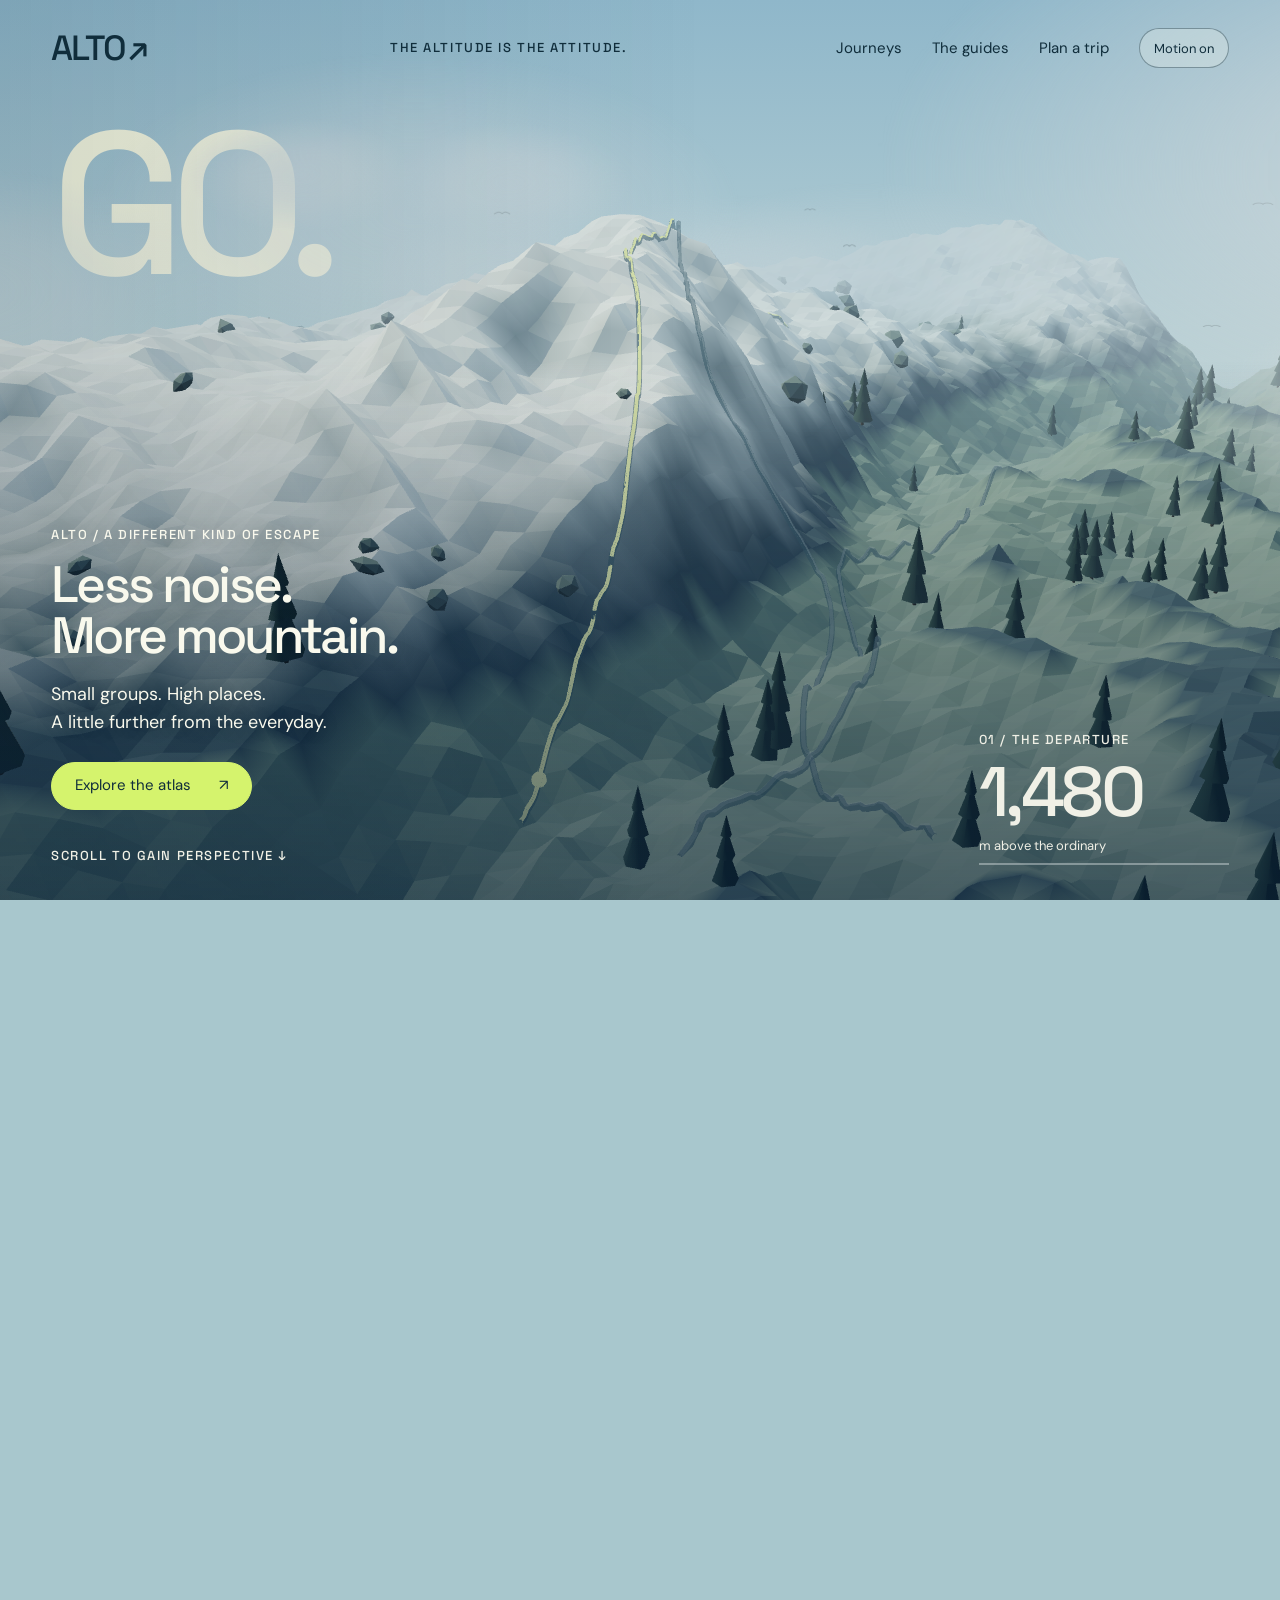
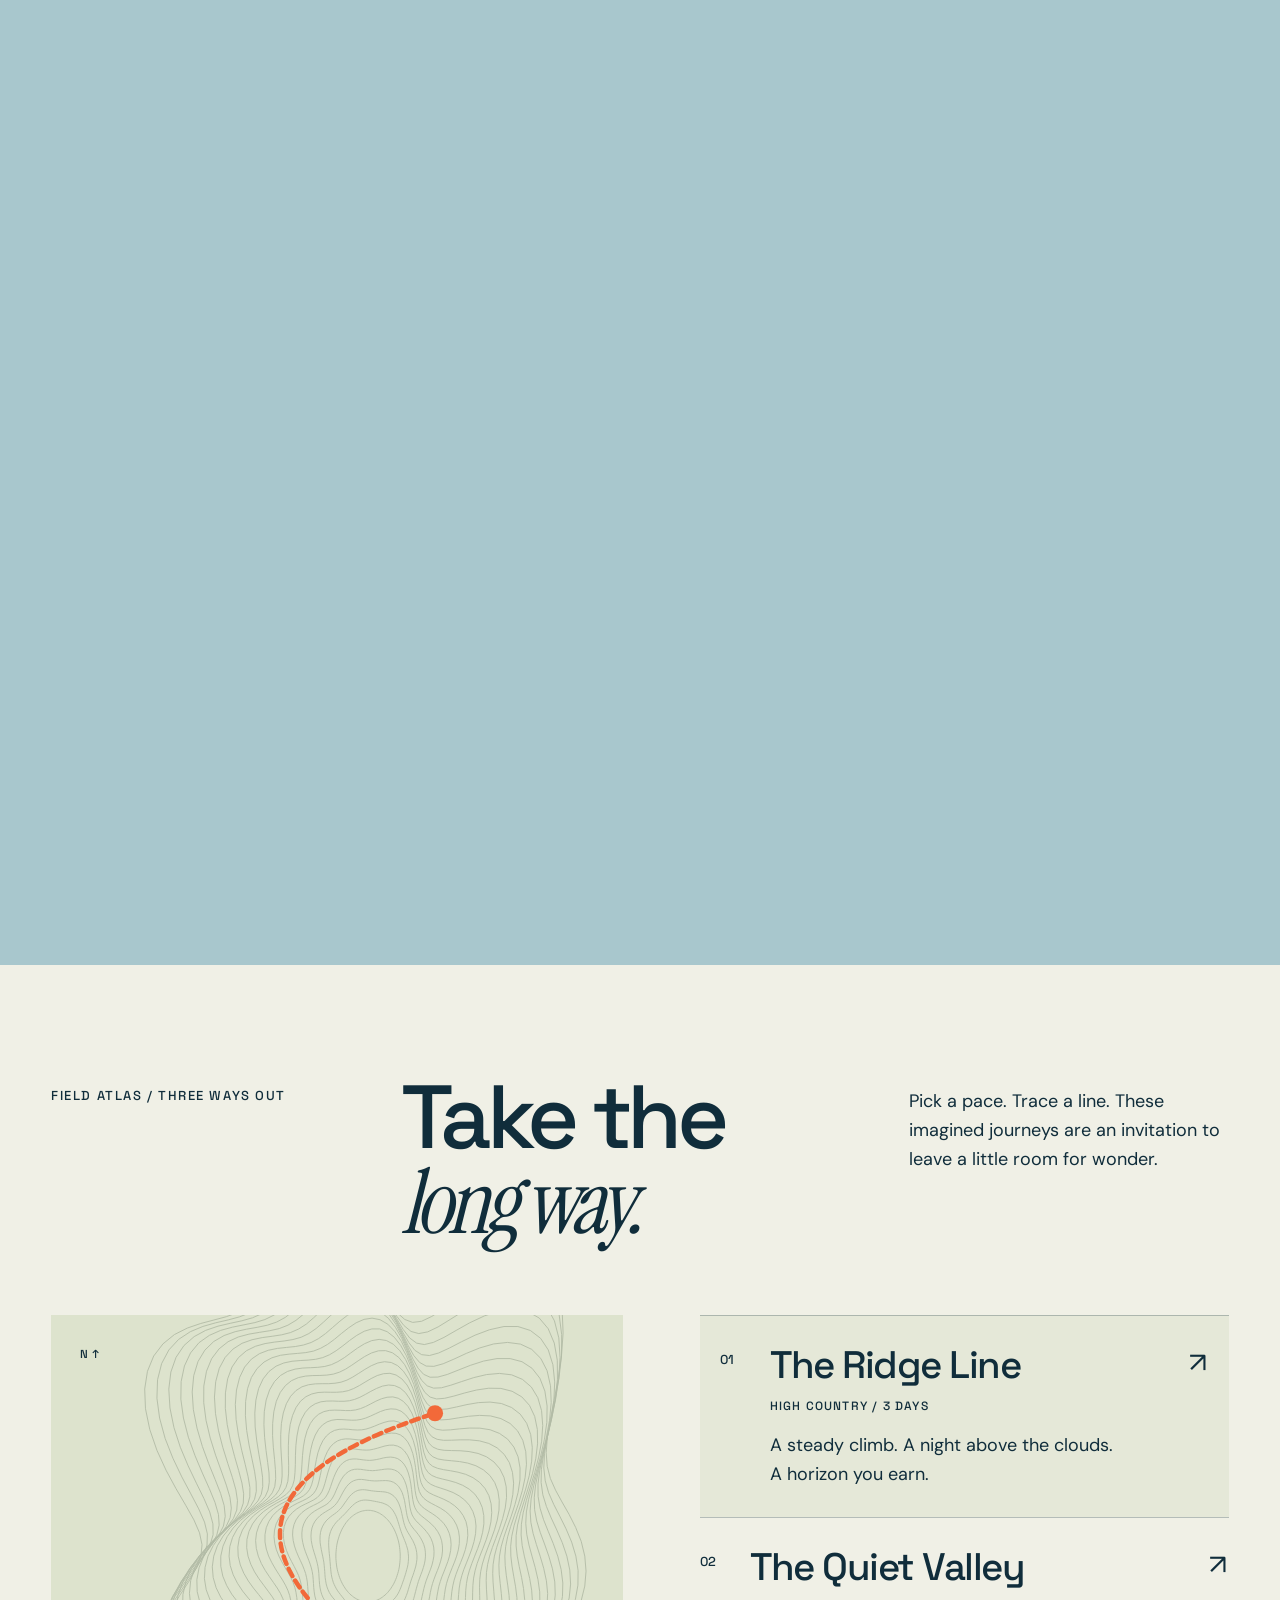
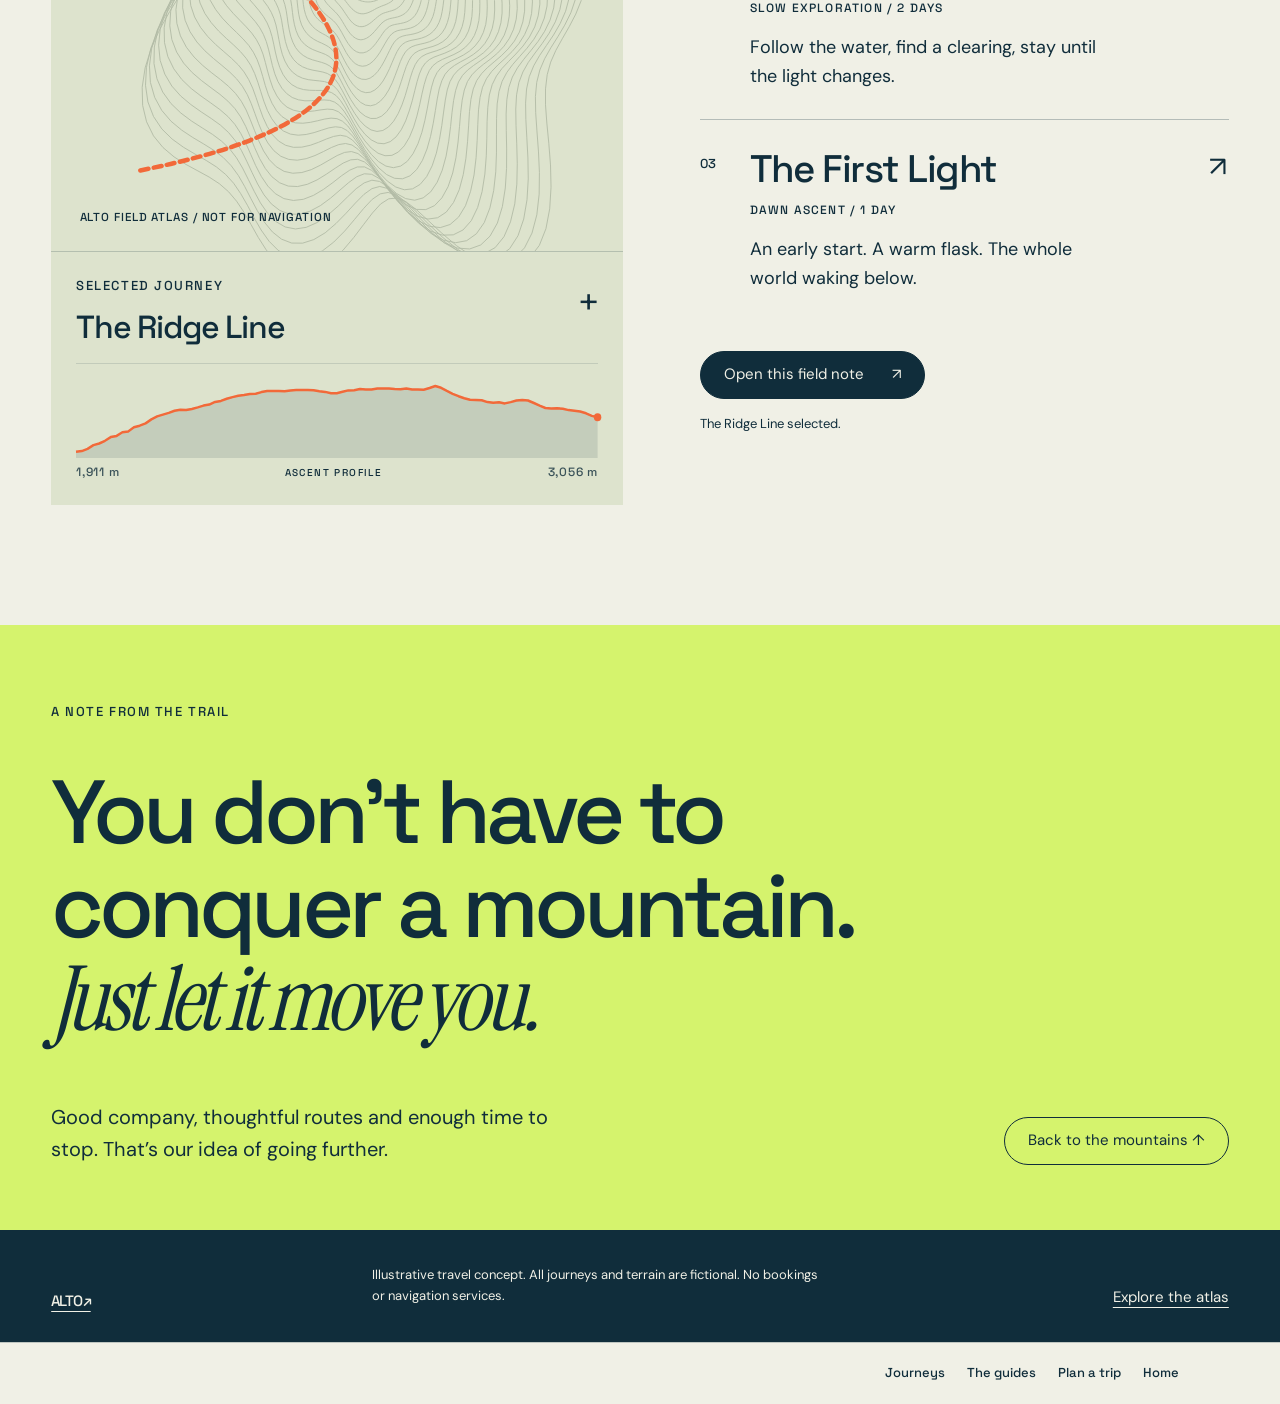
<file: index.html>
<!doctype html><html lang="en"><head><meta charset="utf-8"><meta name="viewport" content="width=device-width,initial-scale=1"><meta name="theme-color" content="#f3efe5"><title>ALTO · Above the ordinary</title><meta name="description" content="An alpine journey through a dimensional landscape. Explore three imagined paths into the high country."><link rel="icon" href="./assets/icon.svg" type="image/svg+xml"><link rel="preload" href="./assets/sans.woff2" as="font" type="font/woff2" crossorigin><link rel="stylesheet" href="./common.css?v=86716614e279"><link rel="stylesheet" href="./style.css?v=4b080ece6cb8"><script type="importmap">{"imports":{"three":"./assets/vendor/three.module.js","three/webgpu":"./assets/vendor/three.module.js"}}</script><link rel="stylesheet" href="./page.css">
</head><body>
<a class="skip" href="#routes">Skip to routes</a>
<header class="nav"><a class="wordmark" href="#top" aria-label="Alto home">ALTO<span>↗</span></a><span class="nav-note caps">The altitude is the attitude.</span><nav aria-label="Main navigation"><a href="./journeys.html">Journeys</a><a href="./about.html">The guides</a><a href="./contact.html">Plan a trip</a><button data-motion aria-pressed="false">Motion on</button></nav></header>
<main id="top"><section class="journey" aria-label="A journey from valley to summit"><div class="sticky"><div class="sky-mark" aria-hidden="true">GO.</div><div class="scene"><canvas aria-label="Dimensional alpine landscape with a climbing route"></canvas><div class="fallback" hidden>Follow the ridge. Find your own perspective.<br><a href="#routes">Explore the routes ↓</a></div></div><div class="hero-note"><span class="caps">ALTO / A different kind of escape</span><h1>Less noise.<br>More mountain.</h1><p>Small groups. High places.<br>A little further from the everyday.</p><a class="action" href="#routes">Explore the atlas <span class="arrow">↗</span></a></div><div class="route-label"><span class="caps">↑ Follow the ridge</span><h2>The world opens<br>when you climb.</h2><p>From the quiet of the valley<br>to the edge of everything.</p></div><div class="altimeter"><span class="caps" id="chapter-label">01 / THE DEPARTURE</span><div><span id="altitude">1,480</span><small>m above the ordinary</small></div><div class="alt-track"><span></span></div></div><div class="scroll-note caps">Scroll to gain perspective ↓</div></div></section>
<section id="routes" class="atlas"><div class="section-top reveal"><span class="caps">FIELD ATLAS / THREE WAYS OUT</span><h2>Take the<br><em>long way.</em></h2><p>Pick a pace. Trace a line. These imagined journeys are an invitation to leave a little room for wonder.</p></div><div class="route-explorer"><div class="map-panel"><svg viewBox="0 0 640 600" role="img" aria-label="Illustrated contour map showing the selected route"><g id="contours"></g><path class="map-route" id="map-route" d="M100 510Q400 450 290 320T430 110"/><circle id="map-end" cx="430" cy="110" r="9"/><text x="32" y="48">N ↑</text><text x="32" y="567">ALTO FIELD ATLAS / NOT FOR NAVIGATION</text></svg><div class="map-caption"><span class="caps">Selected journey</span><span id="map-name">The Ridge Line</span><span class="map-cross" aria-hidden="true">+</span><div class="profile"><svg id="profile-svg" viewBox="0 0 560 78" preserveAspectRatio="none" aria-hidden="true"><path id="profile-area" d=""/><path id="profile-line" d=""/><circle id="profile-dot" r="4" cx="0" cy="0"/></svg><div class="profile-scale"><span id="profile-start">1,480 m</span><span class="caps">Ascent profile</span><span id="profile-end">3,530 m</span></div></div><p class="sr-only" id="profile-text"></p></div></div><div class="route-list" aria-label="Choose a journey"><button class="route-choice selected" data-route="0" aria-pressed="true"><span class="route-no">01</span><span><span class="route-name">The Ridge Line</span><span class="route-meta">HIGH COUNTRY / 3 DAYS</span><span class="route-desc">A steady climb. A night above the clouds. A horizon you earn.</span></span><span class="route-arrow" aria-hidden="true">↗</span></button><button class="route-choice" data-route="1" aria-pressed="false"><span class="route-no">02</span><span><span class="route-name">The Quiet Valley</span><span class="route-meta">SLOW EXPLORATION / 2 DAYS</span><span class="route-desc">Follow the water, find a clearing, stay until the light changes.</span></span><span class="route-arrow" aria-hidden="true">↗</span></button><button class="route-choice" data-route="2" aria-pressed="false"><span class="route-no">03</span><span><span class="route-name">The First Light</span><span class="route-meta">DAWN ASCENT / 1 DAY</span><span class="route-desc">An early start. A warm flask. The whole world waking below.</span></span><span class="route-arrow" aria-hidden="true">↗</span></button><button class="action plan-button" id="plan">Open this field note <span class="arrow">↗</span></button><p class="route-live" aria-live="polite" id="route-live">The Ridge Line selected.</p></div></div></section>
<section class="manifesto"><span class="caps">A NOTE FROM THE TRAIL</span><h2 class="reveal">You don’t have to<br>conquer a mountain.<br><em>Just let it move you.</em></h2><div class="manifesto-bottom"><p>Good company, thoughtful routes and enough time to stop. That’s our idea of going further.</p><a class="pill" href="#top">Back to the mountains ↑</a></div></section></main><footer class="site-footer"><a class="wordmark" href="#top">ALTO↗</a><p>Illustrative travel concept. All journeys and terrain are fictional. No bookings or navigation services.</p><a href="#routes">Explore the atlas</a></footer>
<dialog id="field-note"><div class="dialog-inner"><button class="dialog-close" data-close>Close ×</button><span class="caps">ALTO / FIELD NOTE</span><h2 id="note-title">The Ridge Line</h2><p id="note-copy"></p><div class="packing"><span class="caps">The simple things</span><p>Layer up. Carry water. Leave room for a journal, a warm drink and a very good view.</p></div><p class="demo-note">This is an imagined itinerary for a design demo, not a bookable or navigable route.</p></div></dialog>
<script>document.body.classList.add("ready");(function(){var done=false;function load(){if(done)return;done=true;var s=document.createElement("script");s.type="module";s.src="./app.js?v=4a1f5e8f556c";s.onerror=function(){document.body.classList.add("no-webgl");var f=document.querySelector(".scene .fallback");if(f)f.hidden=false};document.head.appendChild(s)}requestAnimationFrame(function(){requestAnimationFrame(load)});})();</script><footer class="pg-footer pg-footer--links"><div class="pg-wrap"><div class="pg-footer-row"><nav aria-label="Site"><a href="./journeys.html">Journeys</a><a href="./about.html">The guides</a><a href="./contact.html">Plan a trip</a><a href="./index.html">Home</a></nav></div></div></footer>
</body></html>
</file>
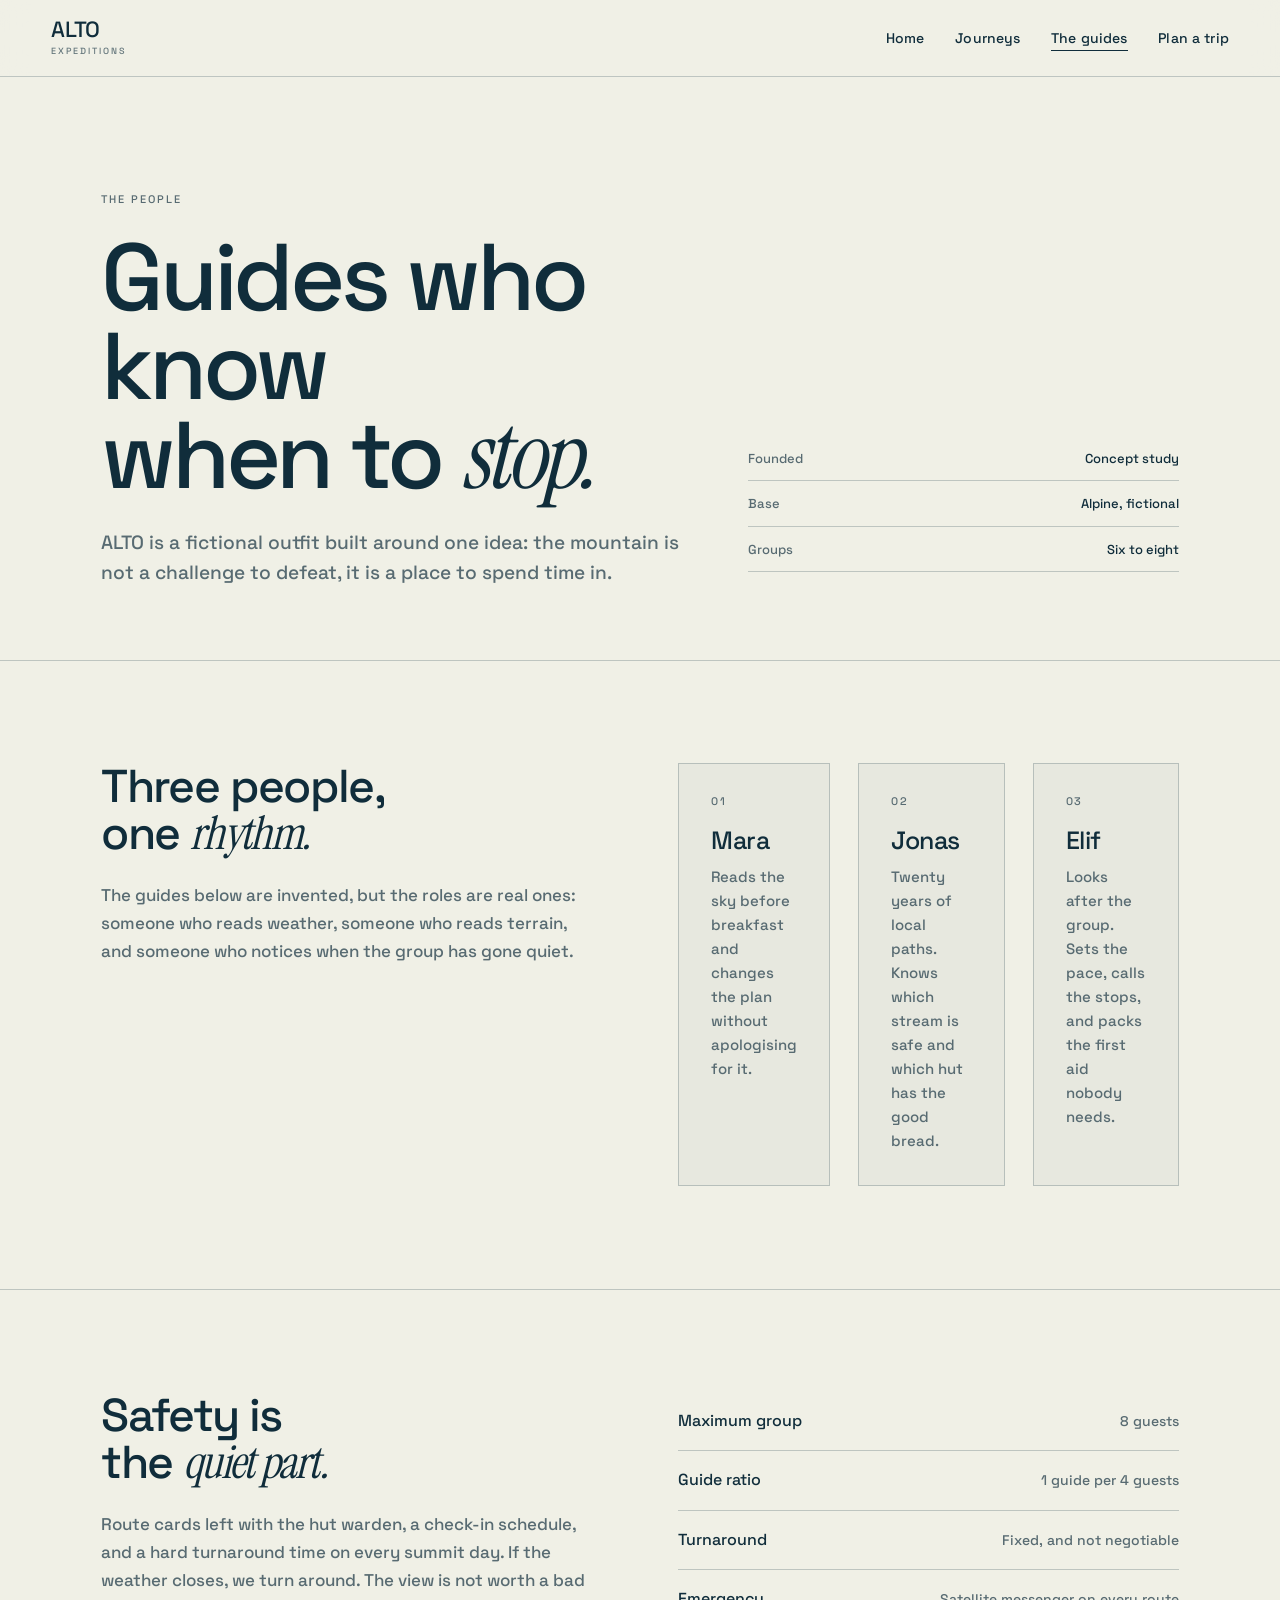
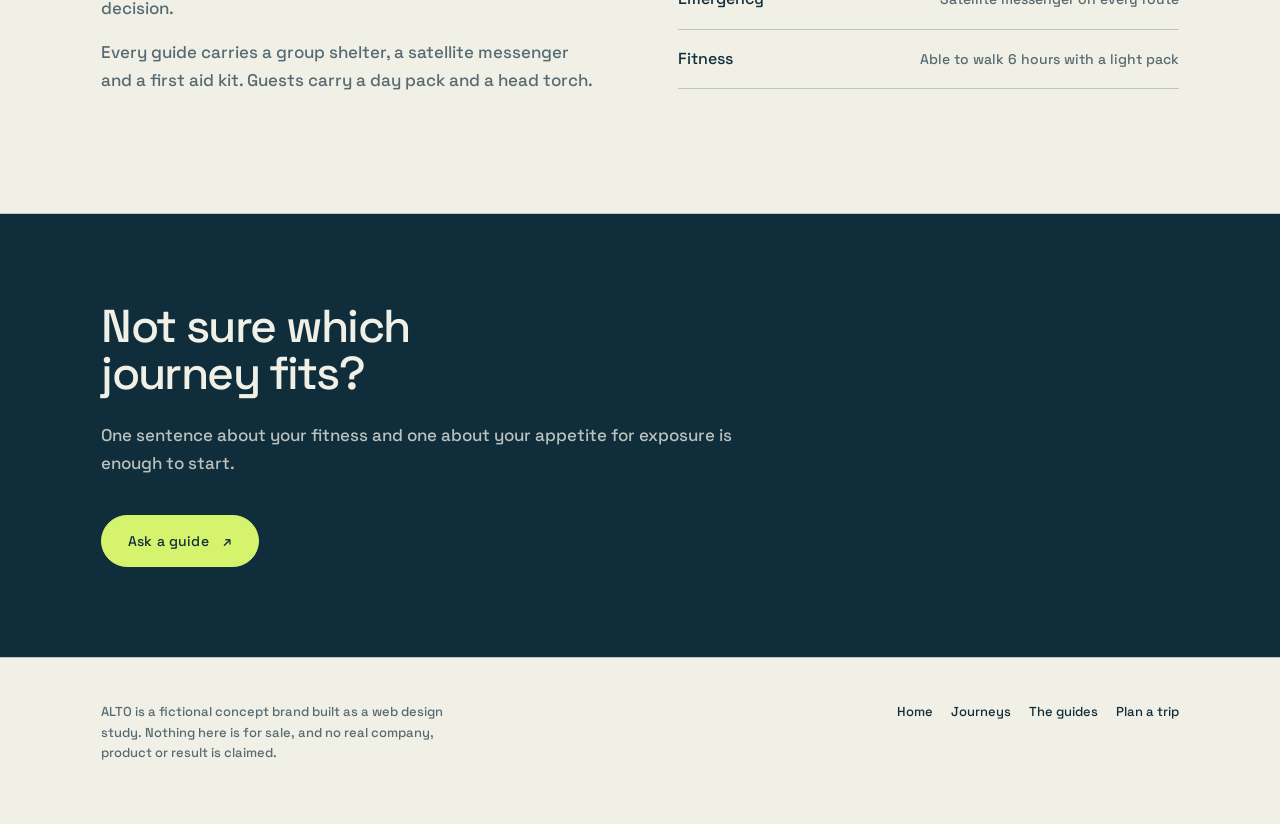
<file: about.html>
<!doctype html>
<html lang="en">
<head>
<meta charset="utf-8"><meta name="viewport" content="width=device-width, initial-scale=1">
<title>The guides | ALTO Expeditions</title>
<meta name="description" content="Who leads the journeys, how routes are chosen, and what ALTO means by a small group.">
<meta name="theme-color" content="{paper}">
<link rel="icon" href="data:image/svg+xml,%3Csvg xmlns='http://www.w3.org/2000/svg' viewBox='0 0 64 64'%3E%3Crect width='64' height='64' rx='14' fill='%23102d3b'/%3E%3C/svg%3E">
<link rel="preload" href="./assets/sans.woff2" as="font" type="font/woff2" crossorigin>
<link rel="stylesheet" href="./common.css">
<link rel="stylesheet" href="./style.css">
<link rel="stylesheet" href="./page.css">
<script src="./page.js" defer></script>
</head>
<body class="pg-body"><header class="pg-header">
<a class="pg-brand" href="./index.html">ALTO<span>Expeditions</span></a>
<button class="pg-menu" data-pg-menu aria-expanded="false" aria-controls="pg-nav">Menu</button>
<nav class="pg-nav" id="pg-nav" data-pg-nav aria-label="Main"><a href="./index.html">Home</a><a href="./journeys.html">Journeys</a><a href="./about.html" aria-current="page">The guides</a><a href="./contact.html">Plan a trip</a></nav>
</header>
<main class="pg-main"><section class="pg-hero"><div class="pg-wrap">
<p class="pg-eyebrow">The people</p>
<div class="pg-hero-row"><div><h1 class="pg-title">Guides who know<br>when to <em>stop.</em></h1>
<p class="pg-lead">ALTO is a fictional outfit built around one idea: the mountain is not a challenge to defeat, it is a place to spend time in.</p></div><dl class="pg-hero-meta"><div><dt>Founded</dt><dd>Concept study</dd></div><div><dt>Base</dt><dd>Alpine, fictional</dd></div><div><dt>Groups</dt><dd>Six to eight</dd></div></dl></div>
</div></section><section class="pg-section "><div class="pg-wrap"><div class="pg-two"><div><h2 class="pg-h2">Three people,<br>one <em>rhythm.</em></h2><p class="pg-p">The guides below are invented, but the roles are real ones: someone who reads weather, someone who reads terrain, and someone who notices when the group has gone quiet.</p></div><div><div class="pg-three"><article class="pg-card" data-reveal><span class="pg-num">01</span><h3 class="pg-h3">Mara</h3><p>Reads the sky before breakfast and changes the plan without apologising for it.</p></article><article class="pg-card" data-reveal><span class="pg-num">02</span><h3 class="pg-h3">Jonas</h3><p>Twenty years of local paths. Knows which stream is safe and which hut has the good bread.</p></article><article class="pg-card" data-reveal><span class="pg-num">03</span><h3 class="pg-h3">Elif</h3><p>Looks after the group. Sets the pace, calls the stops, and packs the first aid nobody needs.</p></article></div></div></div></div></section><section class="pg-section "><div class="pg-wrap"><div class="pg-two"><div><h2 class="pg-h2">Safety is<br>the <em>quiet part.</em></h2><p class="pg-p">Route cards left with the hut warden, a check-in schedule, and a hard turnaround time on every summit day. If the weather closes, we turn around. The view is not worth a bad decision.</p><p class="pg-p">Every guide carries a group shelter, a satellite messenger and a first aid kit. Guests carry a day pack and a head torch.</p></div><div><ul class="pg-list"><li><span class="k">Maximum group</span><span class="v">8 guests</span></li><li><span class="k">Guide ratio</span><span class="v">1 guide per 4 guests</span></li><li><span class="k">Turnaround</span><span class="v">Fixed, and not negotiable</span></li><li><span class="k">Emergency</span><span class="v">Satellite messenger on every route</span></li><li><span class="k">Fitness</span><span class="v">Able to walk 6 hours with a light pack</span></li></ul></div></div></div></section><section class="pg-band"><div class="pg-wrap"><h2 class="pg-h2">Not sure which<br>journey fits?</h2><p class="pg-p">One sentence about your fitness and one about your appetite for exposure is enough to start.</p><div class="pg-actions"><a class="btn" href="./contact.html">Ask a guide <span class="arw" aria-hidden="true">&#8599;</span></a></div></div></section></main>
<footer class="pg-footer"><div class="pg-wrap"><div class="pg-footer-row">
<p>ALTO is a fictional concept brand built as a web design study. Nothing here is for sale, and no real company, product or result is claimed.</p>
<nav aria-label="Footer">
<a href="./index.html">Home</a>
<a href="./journeys.html">Journeys</a>
<a href="./about.html">The guides</a>
<a href="./contact.html">Plan a trip</a>
</nav>
</div></div></footer>
</body></html>
</file>
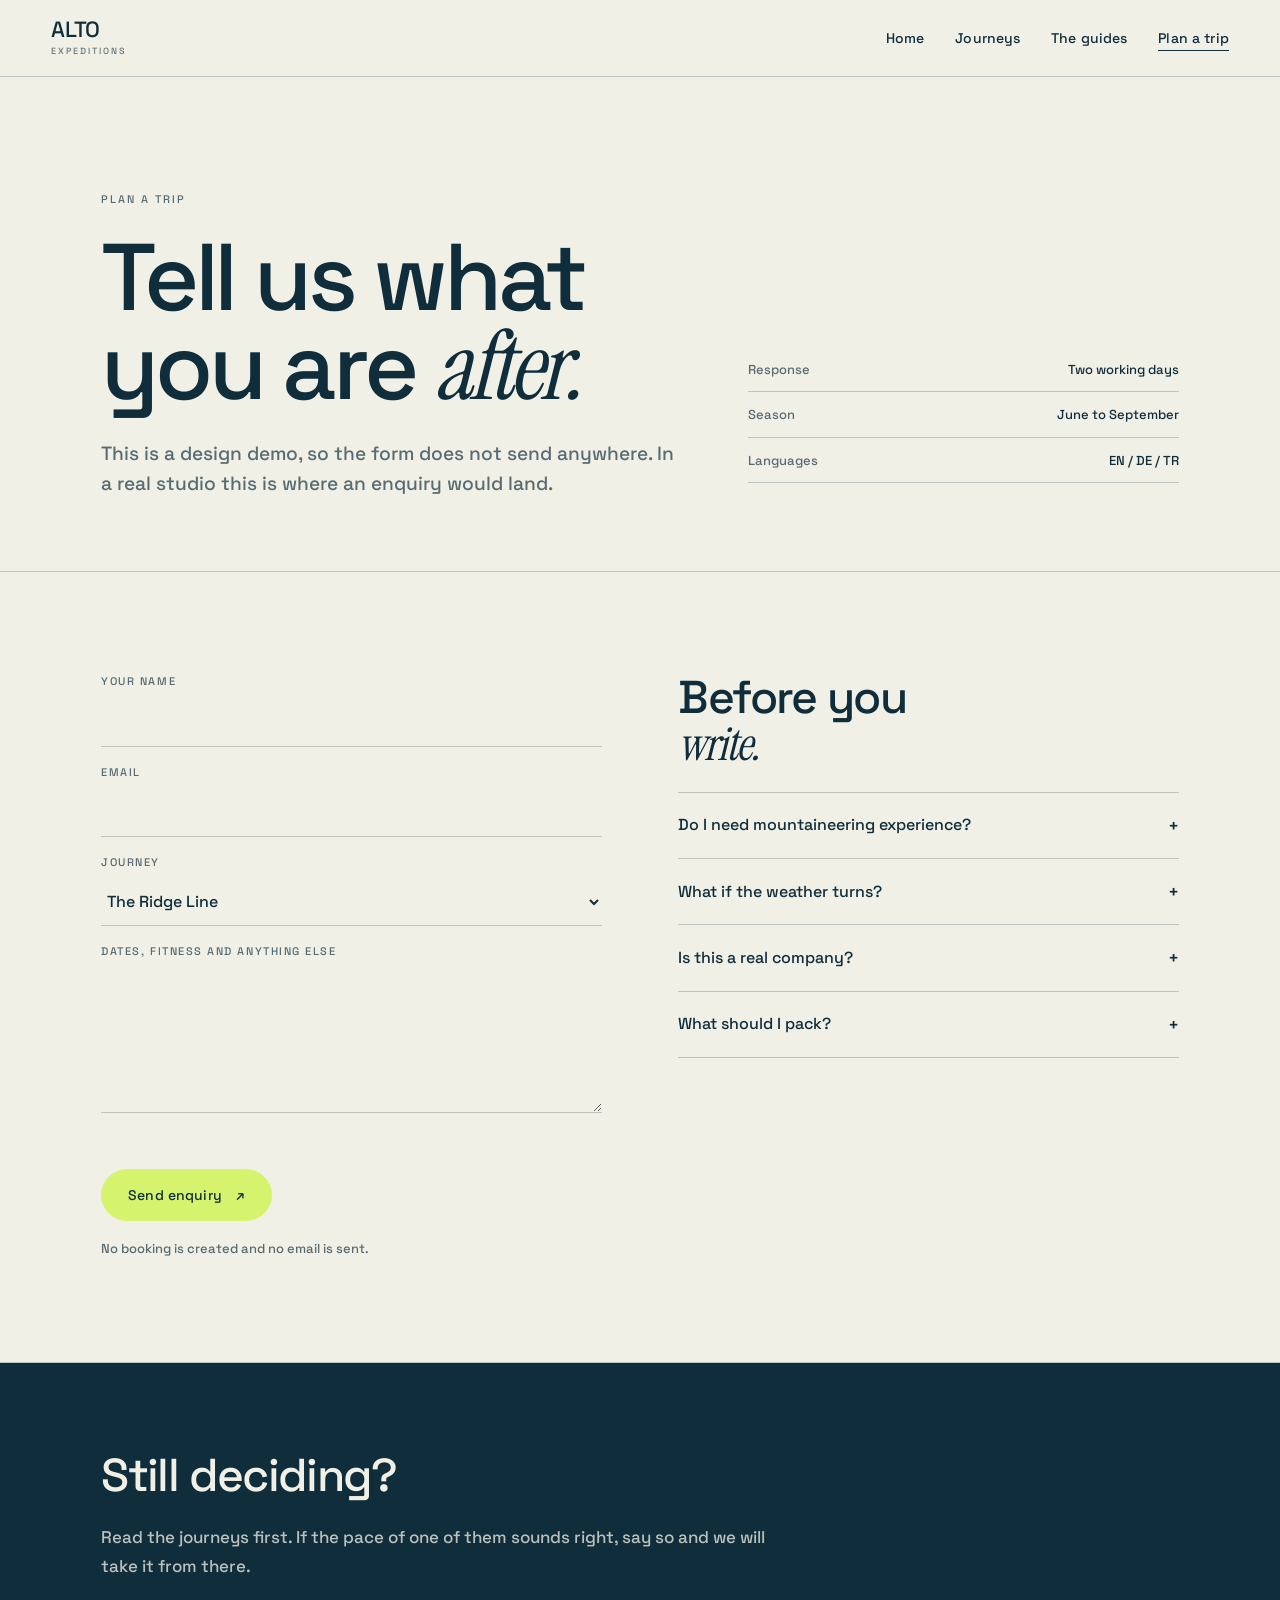
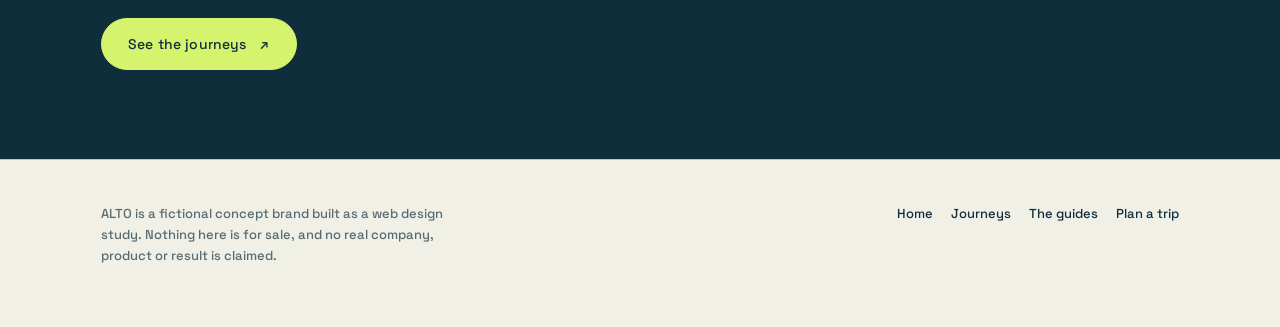
<file: contact.html>
<!doctype html>
<html lang="en">
<head>
<meta charset="utf-8"><meta name="viewport" content="width=device-width, initial-scale=1">
<title>Plan a trip | ALTO Expeditions</title>
<meta name="description" content="Enquire about an imagined ALTO journey, ask about fitness and season, or read the answers to the usual questions.">
<meta name="theme-color" content="{paper}">
<link rel="icon" href="data:image/svg+xml,%3Csvg xmlns='http://www.w3.org/2000/svg' viewBox='0 0 64 64'%3E%3Crect width='64' height='64' rx='14' fill='%23102d3b'/%3E%3C/svg%3E">
<link rel="preload" href="./assets/sans.woff2" as="font" type="font/woff2" crossorigin>
<link rel="stylesheet" href="./common.css">
<link rel="stylesheet" href="./style.css">
<link rel="stylesheet" href="./page.css">
<script src="./page.js" defer></script>
</head>
<body class="pg-body"><header class="pg-header">
<a class="pg-brand" href="./index.html">ALTO<span>Expeditions</span></a>
<button class="pg-menu" data-pg-menu aria-expanded="false" aria-controls="pg-nav">Menu</button>
<nav class="pg-nav" id="pg-nav" data-pg-nav aria-label="Main"><a href="./index.html">Home</a><a href="./journeys.html">Journeys</a><a href="./about.html">The guides</a><a href="./contact.html" aria-current="page">Plan a trip</a></nav>
</header>
<main class="pg-main"><section class="pg-hero"><div class="pg-wrap">
<p class="pg-eyebrow">Plan a trip</p>
<div class="pg-hero-row"><div><h1 class="pg-title">Tell us what<br>you are <em>after.</em></h1>
<p class="pg-lead">This is a design demo, so the form does not send anywhere. In a real studio this is where an enquiry would land.</p></div><dl class="pg-hero-meta"><div><dt>Response</dt><dd>Two working days</dd></div><div><dt>Season</dt><dd>June to September</dd></div><div><dt>Languages</dt><dd>EN / DE / TR</dd></div></dl></div>
</div></section><section class="pg-section "><div class="pg-wrap"><div class="pg-two"><div><form class="pg-form" data-pg-form data-confirm="Thank you. This is a concept site, so nothing was sent and no booking exists."><div class="pg-field"><label for="f-name">Your name</label><input id="f-name" name="name" type="text" required></div><div class="pg-field"><label for="f-email">Email</label><input id="f-email" name="email" type="email" required></div><div class="pg-field"><label for="f-journey">Journey</label><select id="f-journey" name="journey"><option>The Ridge Line</option><option>The Quiet Valley</option><option>The First Light</option><option>Not sure yet</option></select></div><div class="pg-field"><label for="f-message">Dates, fitness and anything else</label><textarea id="f-message" name="message" rows="5" required></textarea></div><div class="pg-actions"><button class="btn solid-accent" type="submit">Send enquiry <span class="arw" aria-hidden="true">&#8599;</span></button></div><p class="pg-note">No booking is created and no email is sent.</p><p class="pg-sent" data-pg-sent role="status" aria-live="polite"></p></form></div><div><h2 class="pg-h2">Before you<br><em>write.</em></h2><div class="pg-faq"><details><summary>Do I need mountaineering experience?<span aria-hidden="true">+</span></summary><p>No. The Quiet Valley is a walking route. The Ridge Line and the First Light ask for hill fitness and a head for exposure, not technical skill.</p></details><details><summary>What if the weather turns?<span aria-hidden="true">+</span></summary><p>The route changes or the day is cancelled. The guide decides, and the decision is not up for a vote.</p></details><details><summary>Is this a real company?<span aria-hidden="true">+</span></summary><p>No. ALTO is a fictional brand built to demonstrate web design and development. No trip can be booked.</p></details><details><summary>What should I pack?<span aria-hidden="true">+</span></summary><p>Layers, a shell, water, and something to write with. The full kit list arrives with a real itinerary.</p></details></div></div></div></div></section><section class="pg-band"><div class="pg-wrap"><h2 class="pg-h2">Still deciding?</h2><p class="pg-p">Read the journeys first. If the pace of one of them sounds right, say so and we will take it from there.</p><div class="pg-actions"><a class="btn" href="./journeys.html">See the journeys <span class="arw" aria-hidden="true">&#8599;</span></a></div></div></section></main>
<footer class="pg-footer"><div class="pg-wrap"><div class="pg-footer-row">
<p>ALTO is a fictional concept brand built as a web design study. Nothing here is for sale, and no real company, product or result is claimed.</p>
<nav aria-label="Footer">
<a href="./index.html">Home</a>
<a href="./journeys.html">Journeys</a>
<a href="./about.html">The guides</a>
<a href="./contact.html">Plan a trip</a>
</nav>
</div></div></footer>
</body></html>
</file>
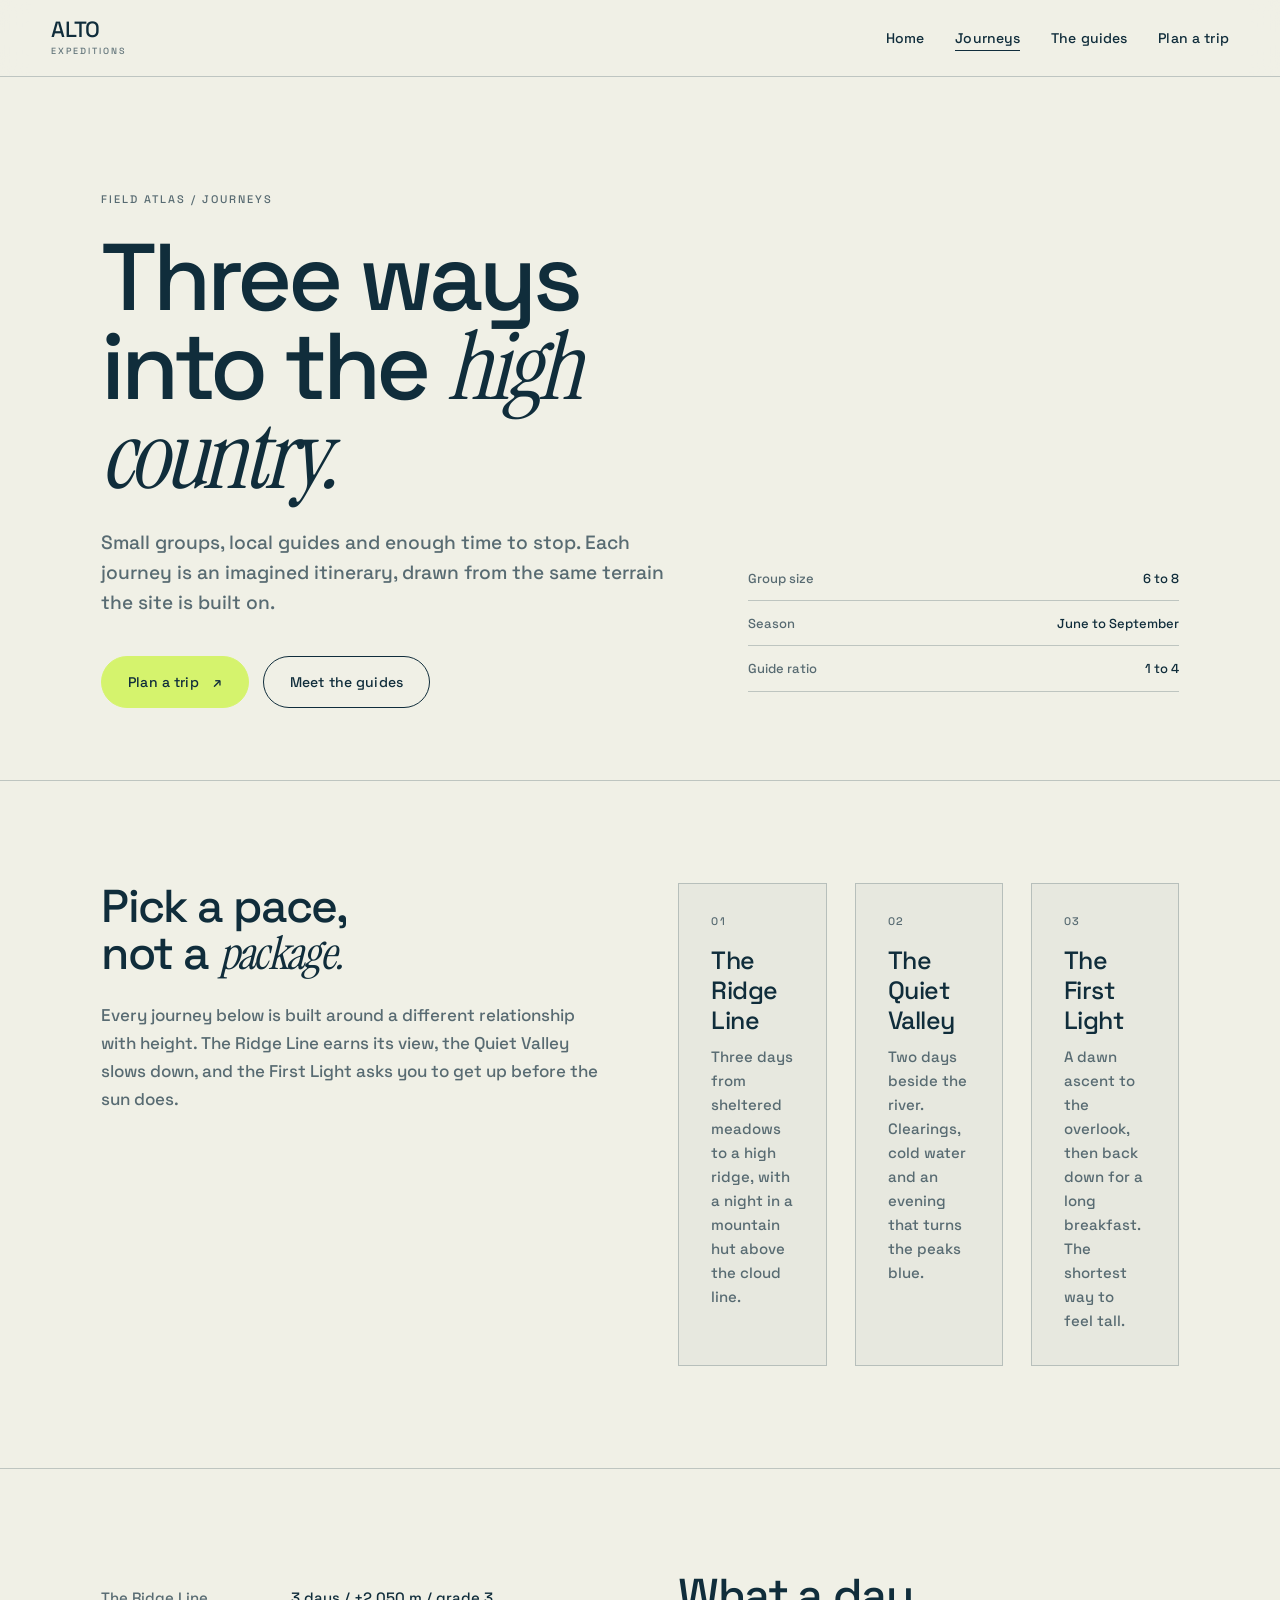
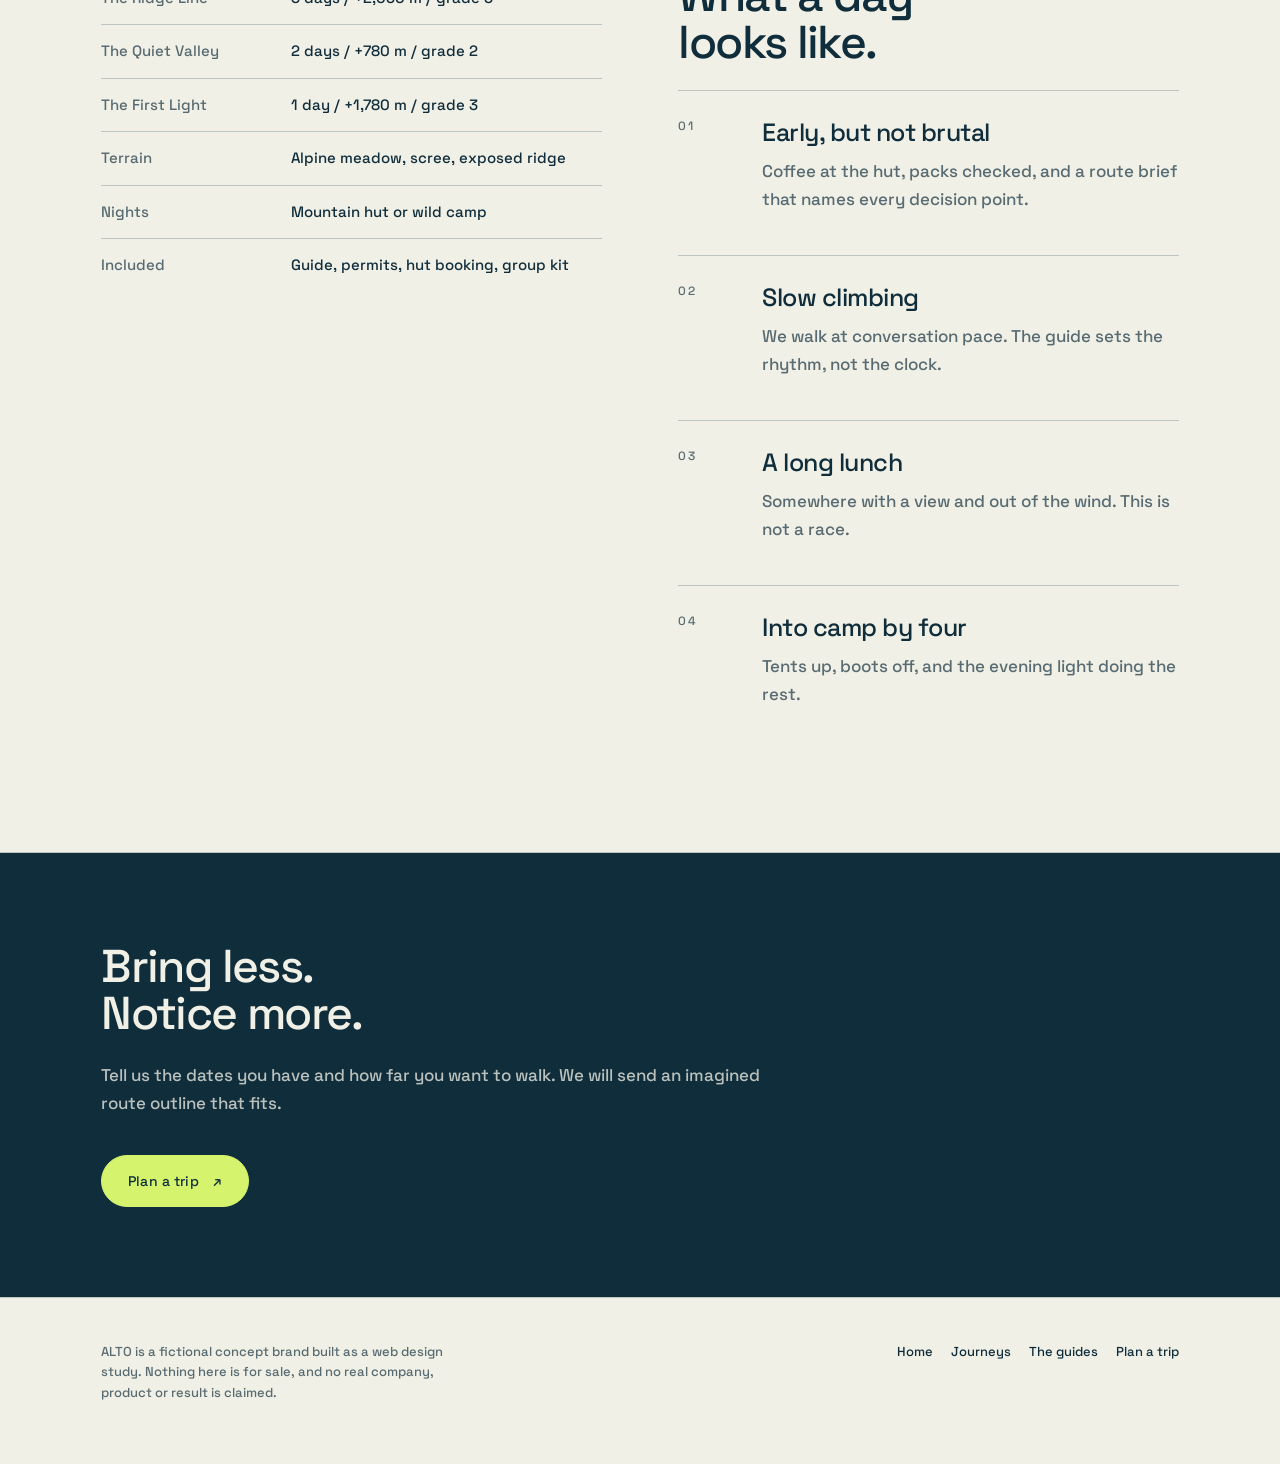
<file: journeys.html>
<!doctype html>
<html lang="en">
<head>
<meta charset="utf-8"><meta name="viewport" content="width=device-width, initial-scale=1">
<title>Journeys | ALTO Expeditions</title>
<meta name="description" content="Three imagined alpine journeys: distance, ascent, grade and what a day on the mountain actually looks like.">
<meta name="theme-color" content="{paper}">
<link rel="icon" href="data:image/svg+xml,%3Csvg xmlns='http://www.w3.org/2000/svg' viewBox='0 0 64 64'%3E%3Crect width='64' height='64' rx='14' fill='%23102d3b'/%3E%3C/svg%3E">
<link rel="preload" href="./assets/sans.woff2" as="font" type="font/woff2" crossorigin>
<link rel="stylesheet" href="./common.css">
<link rel="stylesheet" href="./style.css">
<link rel="stylesheet" href="./page.css">
<script src="./page.js" defer></script>
</head>
<body class="pg-body"><header class="pg-header">
<a class="pg-brand" href="./index.html">ALTO<span>Expeditions</span></a>
<button class="pg-menu" data-pg-menu aria-expanded="false" aria-controls="pg-nav">Menu</button>
<nav class="pg-nav" id="pg-nav" data-pg-nav aria-label="Main"><a href="./index.html">Home</a><a href="./journeys.html" aria-current="page">Journeys</a><a href="./about.html">The guides</a><a href="./contact.html">Plan a trip</a></nav>
</header>
<main class="pg-main"><section class="pg-hero"><div class="pg-wrap">
<p class="pg-eyebrow">Field atlas / journeys</p>
<div class="pg-hero-row"><div><h1 class="pg-title">Three ways<br>into the <em>high country.</em></h1>
<p class="pg-lead">Small groups, local guides and enough time to stop. Each journey is an imagined itinerary, drawn from the same terrain the site is built on.</p><div class="pg-actions"><a class="btn solid-accent" href="./contact.html">Plan a trip <span class="arw" aria-hidden="true">&#8599;</span></a><a class="btn ghost" href="./about.html">Meet the guides</a></div></div><dl class="pg-hero-meta"><div><dt>Group size</dt><dd>6 to 8</dd></div><div><dt>Season</dt><dd>June to September</dd></div><div><dt>Guide ratio</dt><dd>1 to 4</dd></div></dl></div>
</div></section><section class="pg-section "><div class="pg-wrap"><div class="pg-two"><div><h2 class="pg-h2">Pick a pace,<br>not a <em>package.</em></h2><p class="pg-p">Every journey below is built around a different relationship with height. The Ridge Line earns its view, the Quiet Valley slows down, and the First Light asks you to get up before the sun does.</p></div><div><div class="pg-three"><article class="pg-card" data-reveal><span class="pg-num">01</span><h3 class="pg-h3">The Ridge Line</h3><p>Three days from sheltered meadows to a high ridge, with a night in a mountain hut above the cloud line.</p></article><article class="pg-card" data-reveal><span class="pg-num">02</span><h3 class="pg-h3">The Quiet Valley</h3><p>Two days beside the river. Clearings, cold water and an evening that turns the peaks blue.</p></article><article class="pg-card" data-reveal><span class="pg-num">03</span><h3 class="pg-h3">The First Light</h3><p>A dawn ascent to the overlook, then back down for a long breakfast. The shortest way to feel tall.</p></article></div></div></div></div></section><section class="pg-section "><div class="pg-wrap"><div class="pg-two"><div><table class="pg-spec"><tbody><tr><th scope="row">The Ridge Line</th><td>3 days / +2,050 m / grade 3</td></tr><tr><th scope="row">The Quiet Valley</th><td>2 days / +780 m / grade 2</td></tr><tr><th scope="row">The First Light</th><td>1 day / +1,780 m / grade 3</td></tr><tr><th scope="row">Terrain</th><td>Alpine meadow, scree, exposed ridge</td></tr><tr><th scope="row">Nights</th><td>Mountain hut or wild camp</td></tr><tr><th scope="row">Included</th><td>Guide, permits, hut booking, group kit</td></tr></tbody></table></div><div><h2 class="pg-h2">What a day<br>looks like.</h2><div class="pg-steps"><div class="pg-step"><div><h3 class="pg-h3">Early, but not brutal</h3><p class="pg-p">Coffee at the hut, packs checked, and a route brief that names every decision point.</p></div></div><div class="pg-step"><div><h3 class="pg-h3">Slow climbing</h3><p class="pg-p">We walk at conversation pace. The guide sets the rhythm, not the clock.</p></div></div><div class="pg-step"><div><h3 class="pg-h3">A long lunch</h3><p class="pg-p">Somewhere with a view and out of the wind. This is not a race.</p></div></div><div class="pg-step"><div><h3 class="pg-h3">Into camp by four</h3><p class="pg-p">Tents up, boots off, and the evening light doing the rest.</p></div></div></div></div></div></div></section><section class="pg-band"><div class="pg-wrap"><h2 class="pg-h2">Bring less.<br>Notice more.</h2><p class="pg-p">Tell us the dates you have and how far you want to walk. We will send an imagined route outline that fits.</p><div class="pg-actions"><a class="btn" href="./contact.html">Plan a trip <span class="arw" aria-hidden="true">&#8599;</span></a></div></div></section></main>
<footer class="pg-footer"><div class="pg-wrap"><div class="pg-footer-row">
<p>ALTO is a fictional concept brand built as a web design study. Nothing here is for sale, and no real company, product or result is claimed.</p>
<nav aria-label="Footer">
<a href="./index.html">Home</a>
<a href="./journeys.html">Journeys</a>
<a href="./about.html">The guides</a>
<a href="./contact.html">Plan a trip</a>
</nav>
</div></div></footer>
</body></html>
</file>
<file: common.css>
@font-face{font-family:DM;src:url('./assets/sans.woff2') format('woff2');font-weight:400;font-display:swap}@font-face{font-family:Space;src:url('./assets/display.woff2') format('woff2');font-weight:500;font-display:swap}@font-face{font-family:Instrument;src:url('./assets/serif.woff2') format('woff2');font-weight:400;font-display:swap}
*{box-sizing:border-box}html{scroll-behavior:smooth;scroll-padding-top:90px}body{margin:0;font-family:DM,Arial,sans-serif;-webkit-font-smoothing:antialiased}button,a,input,select{ -webkit-tap-highlight-color:transparent}button,input,select{font:inherit}button,a{touch-action:manipulation}a{color:inherit;text-decoration:none}button{cursor:pointer}button:focus-visible,a:focus-visible,input:focus-visible,select:focus-visible{outline:3px solid var(--accent);outline-offset:5px}button:disabled{cursor:default}p{font-size:20px;line-height:1.6;margin:0}h1,h2,h3{font-weight:400;margin:0}button{color:inherit}.sr-only{position:absolute;width:1px;height:1px;padding:0;margin:-1px;overflow:hidden;clip:rect(0 0 0 0);white-space:nowrap;border:0}.skip{position:fixed;top:-80px;left:20px;padding:15px;background:var(--ink);color:var(--paper);z-index:100}.skip:focus{top:12px}.scene{position:relative;width:100%;height:100svh;overflow:hidden}.scene canvas{display:block;width:100%;height:100%}.fallback{position:absolute;inset:30% 10%;text-align:center;font-size:24px;line-height:1.5}.fallback[hidden]{display:none}.journey{position:relative}.sticky{position:sticky;top:0;height:100svh;overflow:hidden}.caps{font:500 13px/1.4 Space,Arial,sans-serif;letter-spacing:.12em;text-transform:uppercase}.pill,.action{display:inline-flex;align-items:center;justify-content:center;min-height:48px;padding:12px 23px;border-radius:100px;border:1px solid currentColor;background:transparent;font-size:15px;line-height:1.3;gap:28px;transition:background .2s,color .2s,box-shadow .2s}.action{background:var(--ink);color:var(--paper);border-color:var(--ink)}.action:hover{background:var(--accent);color:var(--ink);border-color:var(--accent)}.pill:hover{background:var(--ink);color:var(--paper)}.arrow{display:inline-block;transition:transform .25s}.action:hover .arrow,a:hover .arrow{transform:translate(4px,-4px)}.site-footer{display:flex;justify-content:space-between;align-items:flex-end;gap:32px;padding:35px 4vw;border-top:1px solid currentColor}.site-footer p{font-size:13px;line-height:1.6;max-width:460px}.site-footer a{font-size:15px;text-decoration:underline;text-underline-offset:5px}dialog{width:min(780px,calc(100% - 32px));max-height:90svh;padding:0;background:var(--paper);color:var(--ink);border:0;border-radius:6px;box-shadow:0 20px 120px #0006}dialog::backdrop{background:#050d16b8;backdrop-filter:blur(8px)}.dialog-inner{padding:clamp(24px,5vw,54px)}.dialog-inner h2{font-family:Instrument,serif;font-size:clamp(42px,6vw,68px);line-height:1;margin:25px 0}.dialog-inner p{font-size:18px;line-height:1.6}.dialog-close{float:right;border:1px solid currentColor;background:transparent;padding:10px 16px;border-radius:99px;min-height:44px}.dialog-inner .action{margin-top:26px}.reveal{opacity:1}.ready .reveal{opacity:0;transform:translateY(24px);transition:opacity .7s,transform .7s}.ready .reveal.in-view{opacity:1;transform:none}.motion-off .reveal{opacity:1;transform:none;transition:none}@media(max-width:700px){p{font-size:17px;line-height:1.6}.caps{font-size:12px}.site-footer{padding:28px 22px;align-items:flex-start;flex-direction:column;gap:20px}.pill,.action{font-size:14px;min-height:46px;padding:12px 19px}}@media(prefers-reduced-motion:reduce){html{scroll-behavior:auto}*,*:before,*:after{animation:none!important;transition:none!important}.ready .reveal{opacity:1;transform:none}}

.motion-off *{animation-play-state:paused!important}

html.motion-off{scroll-behavior:auto}
</file>
<file: style.css>
:root{--ink:#102d3b;--paper:#f0f0e6;--accent:#d5f36d}body{background:var(--paper);color:var(--ink)}.nav{position:absolute;top:0;left:0;width:100%;z-index:8;display:flex;align-items:center;justify-content:space-between;padding:28px 4vw;color:var(--ink)}.wordmark{font:500 35px/.8 Space,sans-serif;letter-spacing:-.06em}.wordmark span{font-size:34px;margin-left:3px}.nav-note{margin-left:35px}.nav nav{display:flex;align-items:center;gap:30px;font-size:15px}.nav button{font-size:13px;border:1px solid #102d3b66;background:#f5faf044;padding:9px 14px;border-radius:99px;min-height:40px}.nav a:hover{text-decoration:underline;text-underline-offset:5px}.journey{height:285svh;background:#a8c7cd}.sticky{background:linear-gradient(#8fb7ca,#d4e1db 70%)}.scene{position:absolute;inset:0;z-index:2}.sky-mark{position:absolute;z-index:1;left:4vw;top:14svh;font:500 clamp(90px,15.8vw,250px)/.78 Space,sans-serif;letter-spacing:-.075em;color:#f4f5de;opacity:var(--title-opacity,1);transform:translateY(var(--title-y,0px));pointer-events:none}.hero-note{position:absolute;z-index:3;bottom:90px;left:4vw;color:#f9f9ed;opacity:var(--intro-opacity,1);transform:translateY(var(--intro-y,0px));max-width:430px;text-shadow:0 1px 20px #0b273844}.hero-note h1{font:500 clamp(38px,4vw,68px)/1 Space,sans-serif;letter-spacing:-.055em;margin:15px 0 20px}.hero-note p{font-size:18px;line-height:1.55}.hero-note .action{margin-top:25px;background:var(--accent);color:var(--ink);border-color:var(--accent);text-shadow:none}.hero-note .action:hover{background:#f4f5de;border-color:#f4f5de}.sticky:after{content:'';position:absolute;z-index:2;inset:0;background:linear-gradient(90deg,#0d293c22,transparent 55%),linear-gradient(0deg,#0b223a99,transparent 60%);pointer-events:none}.altimeter{position:absolute;z-index:4;right:4vw;bottom:35px;color:var(--paper);width:250px}.altimeter>div{margin-top:9px}.altimeter #altitude{font:500 70px/.98 Space,sans-serif;letter-spacing:-.05em}.altimeter small{display:block;font-size:13px;margin-top:10px}.alt-track{height:2px;background:#e5edee66}.alt-track span{display:block;background:var(--accent);height:100%;width:100%;transform-origin:left;transform:scaleX(var(--gain,0))}.scroll-note{position:absolute;z-index:4;left:4vw;bottom:35px;color:#f1f1e6}.route-label{position:absolute;z-index:4;top:18%;right:4vw;color:var(--paper);max-width:470px;opacity:var(--middle-opacity,0);transform:translateY(var(--middle-y,35px));text-shadow:0 2px 25px #102d3b77}.route-label h2{font:500 clamp(38px,4.5vw,74px)/1.02 Space,sans-serif;letter-spacing:-.05em;margin:18px 0 25px}.route-label p{font-size:18px}.atlas{padding:110px 4vw 120px;scroll-margin-top:0}.section-top{display:grid;grid-template-columns:1fr 1.5fr 1fr;gap:30px;align-items:start;margin-bottom:70px}.section-top>.caps{padding-top:12px}.section-top h2{font:500 clamp(52px,7vw,112px)/.95 Space,sans-serif;letter-spacing:-.06em}.section-top h2 em{font-family:Instrument,serif;font-weight:400}.section-top p{font-size:18px;max-width:340px;padding-top:12px}.route-explorer{display:grid;grid-template-columns:1.08fr 1fr;gap:6vw;align-items:start}.map-panel{position:sticky;top:30px;background:#dde3cd;overflow:hidden}.map-panel svg{display:block;width:100%;color:var(--ink)}#contours{fill:none;stroke:#73816c;stroke-width:1;opacity:.4}.map-route{fill:none;stroke:#f26939;stroke-width:5;stroke-dasharray:9 6;stroke-linecap:round;transition:d .7s}#map-end{fill:#f26939}.map-panel text{font:13px Space,sans-serif;letter-spacing:1px;fill:currentColor}.map-caption{border-top:1px solid #102d3b33;padding:25px;display:grid;gap:12px;position:relative}.map-caption>span:nth-child(2){font:500 32px Space,sans-serif;letter-spacing:-.04em}.map-cross{position:absolute;right:25px;top:25px;font-size:35px}.profile{margin-top:4px;border-top:1px solid #102d3b22;padding-top:16px}.profile svg{display:block;width:100%;height:78px;overflow:visible}#profile-area{fill:#102d3b1f;transition:d .5s}#profile-line{fill:none;stroke:#f26939;stroke-width:2.5;stroke-linejoin:round;transition:d .5s}#profile-dot{fill:#f26939;transition:cx .5s,cy .5s}.profile-scale{display:flex;justify-content:space-between;align-items:baseline;gap:12px;font:12px Space,sans-serif;letter-spacing:.06em;margin-top:6px;color:#102d3bcc}.profile-scale .caps{font-size:10px;letter-spacing:.14em;color:#102d3b}.route-choice{display:grid;grid-template-columns:35px 1fr 20px;gap:15px;padding:28px 0;text-align:left;width:100%;border:0;border-top:1px solid #102d3b44;background:transparent;transition:padding .25s,background .25s}.route-choice.selected{padding-left:20px;padding-right:20px;background:#e5e8d8}.route-choice:hover{background:#e5e8d8}.route-no{font:13px Space,sans-serif;padding-top:7px}.route-name{font:500 clamp(28px,3vw,45px)/1.1 Space,sans-serif;letter-spacing:-.04em;display:block}.route-meta{display:block;font:12px Space,sans-serif;letter-spacing:.1em;margin-top:12px}.route-desc{display:block;font:18px/1.6 DM,sans-serif;margin-top:17px;max-width:350px}.route-arrow{font-size:28px;transition:transform .25s}.route-choice:hover .route-arrow{transform:translate(2px,-3px)}.plan-button{margin-top:30px}.route-live{font-size:13px;margin-top:15px}.manifesto{background:#d5f36d;padding:75px 4vw 65px}.manifesto h2{font:500 clamp(42px,7vw,112px)/1.04 Space,sans-serif;letter-spacing:-.055em;margin:45px 0 55px}.manifesto h2 em{font-family:Instrument,serif}.manifesto-bottom{display:flex;align-items:end;justify-content:space-between;gap:50px}.manifesto-bottom p{max-width:500px}.site-footer{border:0;background:var(--ink);color:var(--paper)}.packing{padding:28px 0;border-top:1px solid #102d3b44;margin-top:35px}.packing p{margin-top:14px}.demo-note{font-size:14px!important;color:#425d69}@media(max-width:850px){.nav-note{display:none}.section-top{grid-template-columns:1fr 1.4fr}.section-top>.caps{grid-column:1/-1}.route-explorer{gap:4vw}.route-desc{font-size:16px}.hero-note{max-width:350px}.route-label{top:14%;max-width:360px}.section-top p{font-size:17px}}@media(max-width:700px){.nav{padding:23px 22px}.wordmark{font-size:31px}.nav nav{gap:20px;font-size:14px}.nav button{font-size:12px;padding:8px 10px}.journey{height:250svh}.sky-mark{left:20px;top:17svh;font-size:21vw;line-height:.82}.hero-note{left:22px;bottom:135px;max-width:300px}.hero-note .caps{font-size:11px}.hero-note h1{font-size:38px;margin-bottom:16px}.hero-note p{font-size:17px}.hero-note .action{margin-top:20px}.altimeter{right:22px;bottom:30px;width:160px}.altimeter #altitude{font-size:47px}.altimeter small{font-size:11px}.altimeter>.caps{font-size:10px}.scroll-note{left:22px;bottom:33px;max-width:105px;font-size:10px;line-height:1.7}.route-label{top:17%;right:22px;left:22px;max-width:310px}.route-label h2{font-size:42px}.route-label p{font-size:17px}.atlas{padding:65px 22px}.section-top{display:block;margin-bottom:40px}.section-top h2{margin:25px 0;font-size:65px}.section-top p{max-width:360px}.route-explorer{display:block}.map-panel{position:relative;top:auto;margin-bottom:30px}.map-panel svg{max-height:430px}.route-name{font-size:30px}.route-desc{font-size:17px}.route-choice{padding:26px 0}.route-choice.selected{padding:26px 15px}.manifesto{padding:50px 22px}.manifesto h2{font-size:40px;margin:32px 0 38px}.manifesto-bottom{display:block}.manifesto-bottom .pill{margin-top:28px}}@media(max-height:660px) and (min-width:701px){.hero-note{bottom:70px}.hero-note h1{font-size:37px}.hero-note p{font-size:16px}.sky-mark{top:16svh;font-size:14vw}.route-label{top:18%}.route-label h2{font-size:45px}}

.route-label{background:#102d3bed;padding:25px 29px;border-left:2px solid #d5f36d;text-shadow:none}.route-label h2{font-size:clamp(38px,4vw,64px)}@media(max-width:700px){.route-label{max-width:315px;padding:20px 22px;top:16%}.route-label h2{font-size:36px}.route-label p{font-size:17px}}

@media(max-width:360px){.nav nav{gap:12px;font-size:13px}.nav button{font-size:11px;padding:8px 9px}.nav .wordmark{font-size:29px}}

@media(max-width:700px){.hero-note{bottom:155px}}
</file>
<file: page.css>
/* Inner-page system. Inherits each brand's paper, ink and accent. */
:root{
  --pg-display:Space,Arial,sans-serif;
  --pg-serif:Instrument,Georgia,serif;
  --pg-rule:color-mix(in srgb, var(--ink) 22%, transparent);
  --pg-soft:color-mix(in srgb, var(--ink) 7%, var(--paper));
  --pg-softer:color-mix(in srgb, var(--ink) 4%, var(--paper));
  --pg-mute:color-mix(in srgb, var(--ink) 68%, var(--paper));
  --pg-ease:cubic-bezier(.22,1,.36,1);
  --pg-snap:cubic-bezier(.2,.9,.25,1.2);
}
.pg-body{background:var(--paper);color:var(--ink);margin:0}
.pg-wrap{max-width:1180px;margin:0 auto;padding:0 clamp(20px,4vw,56px)}

/* page enter */
@keyframes pgIn{from{opacity:0;transform:translateY(16px)}to{opacity:1;transform:none}}
.pg-main{animation:pgIn .6s var(--pg-ease) both}

/* header */
.pg-header{position:sticky;top:0;z-index:60;display:flex;align-items:center;justify-content:space-between;gap:20px;
  padding:18px clamp(20px,4vw,56px);background:color-mix(in srgb, var(--paper) 88%, transparent);
  backdrop-filter:blur(14px);border-bottom:1px solid var(--pg-rule)}
.pg-brand{font:500 22px/1 var(--pg-display);letter-spacing:-.03em;color:var(--ink);text-decoration:none}
.pg-brand span{display:block;font:500 9px/1.4 var(--pg-display);letter-spacing:.22em;text-transform:uppercase;opacity:.62;margin-top:5px}
.pg-nav{display:flex;align-items:center;gap:clamp(14px,2.4vw,34px)}
.pg-nav a{position:relative;font:400 14px/1 var(--pg-display);color:var(--ink);text-decoration:none;padding:10px 0;letter-spacing:.01em}
.pg-nav a:after{content:'';position:absolute;left:0;right:0;bottom:4px;height:1px;background:currentColor;transform:scaleX(0);transform-origin:left;transition:transform .35s var(--pg-ease)}
.pg-nav a:hover:after,.pg-nav a:focus-visible:after,.pg-nav a[aria-current='page']:after{transform:scaleX(1)}
.pg-nav a[aria-current='page']{font-weight:500}
.pg-menu{display:none;border:1px solid var(--pg-rule);background:transparent;color:var(--ink);font:500 13px/1 var(--pg-display);
  padding:12px 16px;border-radius:99px;cursor:pointer;min-height:44px}
.pg-nav a:focus-visible,.pg-brand:focus-visible,.pg-menu:focus-visible,.btn:focus-visible,
.pg-form input:focus-visible,.pg-form textarea:focus-visible,.pg-form select:focus-visible{
  outline:2px solid var(--accent);outline-offset:4px}

/* hero */
.pg-hero{padding:clamp(56px,9vw,120px) 0 clamp(40px,6vw,72px);border-bottom:1px solid var(--pg-rule)}
.pg-eyebrow{font:500 11px/1.4 var(--pg-display);letter-spacing:.18em;text-transform:uppercase;color:var(--pg-mute);margin:0 0 26px}
.pg-title{font:500 clamp(42px,7.4vw,104px)/.94 var(--pg-display);letter-spacing:-.045em;margin:0 0 28px;max-width:16ch}
.pg-title em{font-family:var(--pg-serif);font-style:italic;font-weight:400}
.pg-lead{font:400 clamp(17px,1.5vw,21px)/1.55 var(--pg-display);max-width:52ch;color:var(--pg-mute);margin:0}
.pg-hero-row{display:grid;grid-template-columns:1.15fr .85fr;gap:clamp(24px,5vw,72px);align-items:end}
.pg-hero-meta{display:grid;gap:14px;padding-top:8px}
.pg-hero-meta div{display:flex;justify-content:space-between;gap:16px;padding-bottom:12px;border-bottom:1px solid var(--pg-rule);
  font:400 13px/1.4 var(--pg-display)}
.pg-hero-meta dt{color:var(--pg-mute)}
.pg-hero-meta dd{margin:0;text-align:right}

/* actions */
.btn{display:inline-flex;align-items:center;justify-content:center;gap:14px;min-height:52px;padding:15px 26px;
  border-radius:99px;border:1px solid var(--ink);background:var(--ink);color:var(--paper);text-decoration:none;
  font:500 14px/1 var(--pg-display);letter-spacing:.01em;cursor:pointer;
  transition:transform .18s var(--pg-snap), background .25s, color .25s, box-shadow .25s}
.btn.solid-accent{background:var(--accent);border-color:var(--accent);color:var(--button-ink,var(--ink))}
.btn.ghost{background:transparent;color:var(--ink)}
.btn:hover{transform:translateY(-2px);box-shadow:0 10px 26px color-mix(in srgb,var(--ink) 18%,transparent)}
.btn:active{transform:scale(.955) translateY(0);box-shadow:0 2px 8px color-mix(in srgb,var(--ink) 22%,transparent)}
.btn .arw{transition:transform .3s var(--pg-ease)}
.btn:hover .arw{transform:translate(3px,-3px)}
.pg-actions{display:flex;flex-wrap:wrap;gap:14px;margin-top:38px}

/* sections */
.pg-section{padding:clamp(56px,8vw,110px) 0;border-bottom:1px solid var(--pg-rule)}
.pg-section:last-of-type{border-bottom:0}
.pg-h2{font:500 clamp(28px,3.6vw,52px)/1.02 var(--pg-display);letter-spacing:-.035em;margin:0 0 24px;max-width:20ch}
.pg-h2 em{font-family:var(--pg-serif);font-style:italic;font-weight:400}
.pg-h3{font:500 clamp(19px,2vw,25px)/1.2 var(--pg-display);letter-spacing:-.02em;margin:0 0 10px}
.pg-p{font:400 17px/1.65 var(--pg-display);max-width:62ch;color:var(--pg-mute);margin:0 0 16px}
.pg-two{display:grid;grid-template-columns:1fr 1fr;gap:clamp(24px,6vw,80px);align-items:start}
.pg-three{display:grid;grid-template-columns:repeat(3,1fr);gap:clamp(16px,2.4vw,28px)}

/* cards */
.pg-card{border:1px solid var(--pg-rule);background:var(--pg-softer);padding:clamp(20px,2.6vw,32px);
  transition:transform .35s var(--pg-ease), border-color .35s, background .35s}
.pg-card:hover{transform:translateY(-4px);border-color:color-mix(in srgb,var(--ink) 45%,transparent);background:var(--pg-soft)}
.pg-card .pg-num{font:500 11px/1 var(--pg-display);letter-spacing:.16em;color:var(--pg-mute);display:block;margin-bottom:18px}
.pg-card p{font:400 15px/1.6 var(--pg-display);color:var(--pg-mute);margin:0}

/* spec table */
.pg-spec{width:100%;border-collapse:collapse;font:400 15px/1.5 var(--pg-display)}
.pg-spec th,.pg-spec td{text-align:left;padding:15px 0;border-bottom:1px solid var(--pg-rule);vertical-align:top}
.pg-spec th{width:38%;font-weight:400;color:var(--pg-mute)}
.pg-spec td{font-weight:500}
.pg-spec tr:last-child th,.pg-spec tr:last-child td{border-bottom:0}

/* steps */
.pg-steps{counter-reset:s;display:grid;gap:0}
.pg-step{counter-increment:s;display:grid;grid-template-columns:64px 1fr;gap:20px;padding:26px 0;border-top:1px solid var(--pg-rule);align-items:start}
.pg-step:before{content:'0' counter(s);font:500 12px/1.6 var(--pg-display);letter-spacing:.14em;color:var(--pg-mute)}

/* notes list */
.pg-list{list-style:none;margin:0;padding:0;display:grid;gap:0}
.pg-list li{display:grid;grid-template-columns:1fr auto;gap:20px;padding:18px 0;border-bottom:1px solid var(--pg-rule);align-items:baseline}
.pg-list .k{font:500 16px/1.4 var(--pg-display)}
.pg-list .v{font:400 14px/1.4 var(--pg-display);color:var(--pg-mute);text-align:right}

/* band */
.pg-band{background:var(--ink);color:var(--paper);padding:clamp(48px,7vw,96px) 0}
.pg-band .pg-h2{color:var(--paper)}
.pg-band .pg-p{color:color-mix(in srgb,var(--paper) 76%,transparent)}
.pg-band .btn{background:var(--accent);border-color:var(--accent);color:var(--button-ink,var(--ink))}
.pg-band .btn.ghost{background:transparent;border-color:color-mix(in srgb,var(--paper) 45%,transparent);color:var(--paper)}

/* form */
.pg-form{display:grid;gap:18px;max-width:620px}
.pg-field{display:grid;gap:8px}
.pg-field label{font:500 11px/1.4 var(--pg-display);letter-spacing:.14em;text-transform:uppercase;color:var(--pg-mute)}
.pg-field input,.pg-field textarea,.pg-field select{
  font:400 16px/1.5 var(--pg-display);color:var(--ink);background:transparent;
  border:0;border-bottom:1px solid var(--pg-rule);padding:12px 2px;transition:border-color .3s}
.pg-field input:focus,.pg-field textarea:focus,.pg-field select:focus{border-bottom-color:var(--ink);outline:none}
.pg-field textarea{resize:vertical;min-height:120px}
.pg-note{font:400 13px/1.6 var(--pg-display);color:var(--pg-mute);margin:0}
.pg-sent{display:none;margin-top:18px;padding:16px 18px;border:1px solid var(--accent);
  background:color-mix(in srgb,var(--accent) 16%,var(--paper));font:500 14px/1.5 var(--pg-display)}
.pg-sent[data-on='true']{display:block;animation:pgPop .5s var(--pg-snap) both}
@keyframes pgPop{0%{opacity:0;transform:scale(.96) translateY(6px)}60%{transform:scale(1.015)}100%{opacity:1;transform:none}}

/* faq */
.pg-faq{border-top:1px solid var(--pg-rule)}
.pg-faq details{border-bottom:1px solid var(--pg-rule)}
.pg-faq summary{cursor:pointer;list-style:none;padding:20px 0;font:500 16px/1.4 var(--pg-display);
  display:flex;justify-content:space-between;gap:20px;align-items:center}
.pg-faq summary::-webkit-details-marker{display:none}
.pg-faq summary span{transition:transform .35s var(--pg-ease);font-size:18px}
.pg-faq details[open] summary span{transform:rotate(45deg)}
.pg-faq p{font:400 15px/1.65 var(--pg-display);color:var(--pg-mute);margin:0 0 20px;max-width:60ch}

/* footer */
.pg-footer{padding:44px 0 60px;border-top:1px solid var(--pg-rule)}
.pg-footer-row{display:flex;flex-wrap:wrap;gap:24px;justify-content:space-between;align-items:flex-start}
.pg-footer p{font:400 13px/1.6 var(--pg-display);color:var(--pg-mute);margin:0;max-width:44ch}
.pg-footer nav{display:flex;flex-wrap:wrap;gap:18px}
.pg-footer nav a{font:400 13px/1.6 var(--pg-display);color:var(--ink);text-decoration:none;border-bottom:1px solid transparent;transition:border-color .25s}
.pg-footer nav a:hover{border-bottom-color:currentColor}

/* reduced motion */
@media(prefers-reduced-motion:reduce){
  .pg-main{animation:none}
  .pg-card,.btn,.pg-nav a:after,.pg-faq summary span{transition:none}
  .pg-card:hover{transform:none}
}

/* responsive */
@media(max-width:900px){
  .pg-hero-row,.pg-two{grid-template-columns:1fr;gap:32px}
  .pg-three{grid-template-columns:1fr}
}
@media(max-width:760px){
  .pg-menu{display:inline-flex}
  .pg-nav{position:fixed;inset:64px 0 auto 0;flex-direction:column;align-items:flex-start;gap:4px;
    padding:18px clamp(20px,4vw,56px) 26px;background:var(--paper);border-bottom:1px solid var(--pg-rule);
    transform:translateY(-12px);opacity:0;pointer-events:none;transition:opacity .3s var(--pg-ease),transform .3s var(--pg-ease)}
  .pg-nav[data-open='true']{opacity:1;transform:none;pointer-events:auto}
  .pg-nav a{font-size:17px;padding:12px 0;width:100%}
  .pg-nav a:after{display:none}
  .pg-title{max-width:100%}
  .pg-step{grid-template-columns:44px 1fr;gap:12px}
}

/* press feedback */
.btn.is-pressed{transform:scale(.955);box-shadow:0 2px 8px color-mix(in srgb,var(--ink) 24%,transparent)}
.pg-card.is-pressed{transform:translateY(0) scale(.995)}
.pg-faq summary.is-pressed{opacity:.7}
@media(prefers-reduced-motion:reduce){.btn.is-pressed{transform:none}}

.pg-footer--links{padding:20px 0}
.pg-footer--links .pg-footer-row{justify-content:flex-end}
.pg-footer--links nav{gap:22px}
</file>
